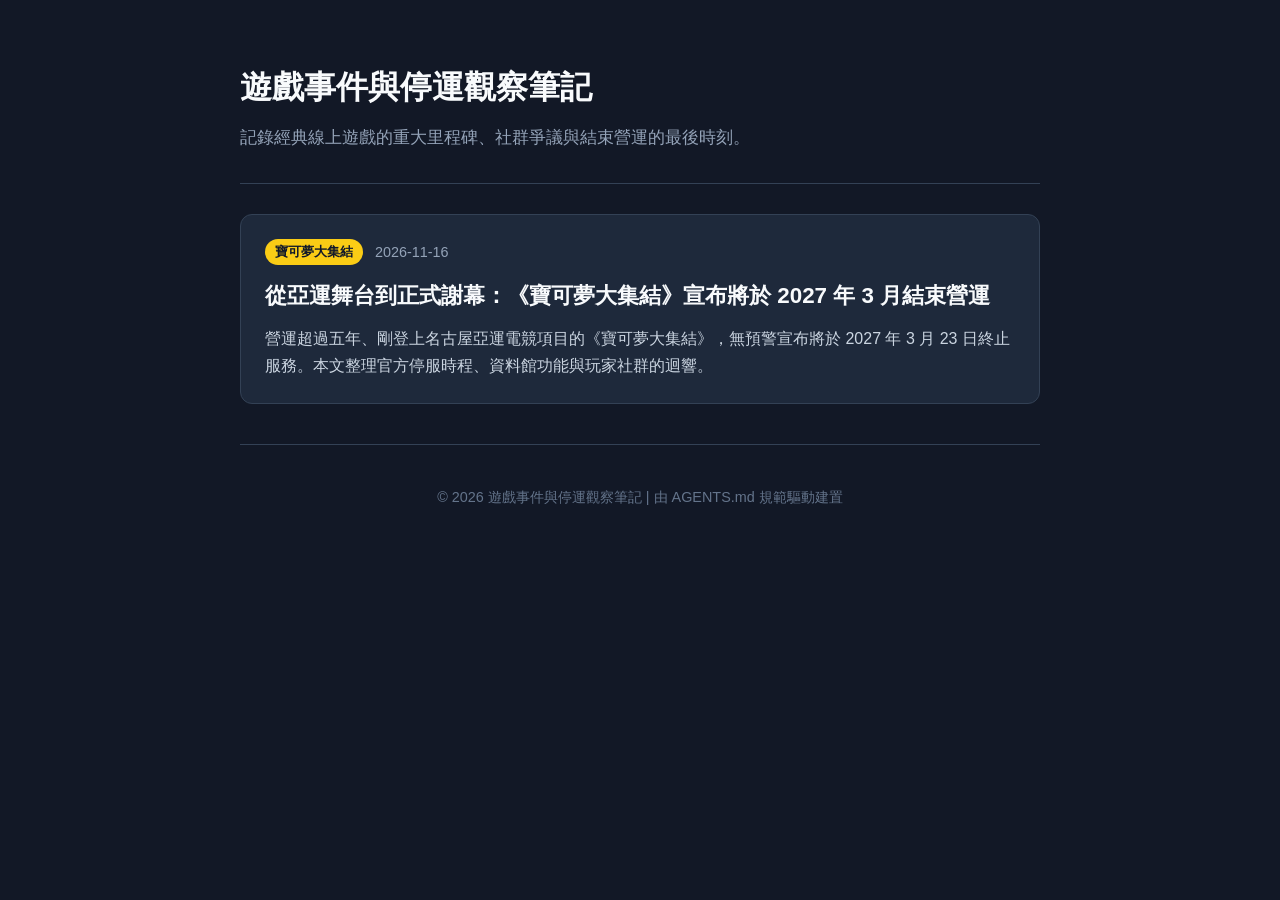
<file: index.html>
<!DOCTYPE html>
<html lang="zh-Hant">
<head>
  <meta charset="UTF-8">
  <meta name="viewport" content="width=device-width, initial-scale=1.0">
  <title>遊戲事件與停運觀察筆記</title>
  <link rel="stylesheet" href="style.css">
</head>
<body>
  <div class="container">
    <header>
      <h1>遊戲事件與停運觀察筆記</h1>
      <p>記錄經典線上遊戲的重大里程碑、社群爭議與結束營運的最後時刻。</p>
    </header>

    <main id="article-list">
      <article class="article-card">
        <div class="meta">
          <span class="tag">寶可夢大集結</span>
          <span>2026-11-16</span>
        </div>
        <h2>
          <a href="articles/pokemon-unite-eos.html">從亞運舞台到正式謝幕：《寶可夢大集結》宣布將於 2027 年 3 月結束營運</a>
        </h2>
        <p>營運超過五年、剛登上名古屋亞運電競項目的《寶可夢大集結》，無預警宣布將於 2027 年 3 月 23 日終止服務。本文整理官方停服時程、資料館功能與玩家社群的迴響。</p>
      </article>
    </main>

    <footer>
      <p>© 2026 遊戲事件與停運觀察筆記 | 由 AGENTS.md 規範驅動建置</p>
    </footer>
  </div>
</body>
</html>
</file>
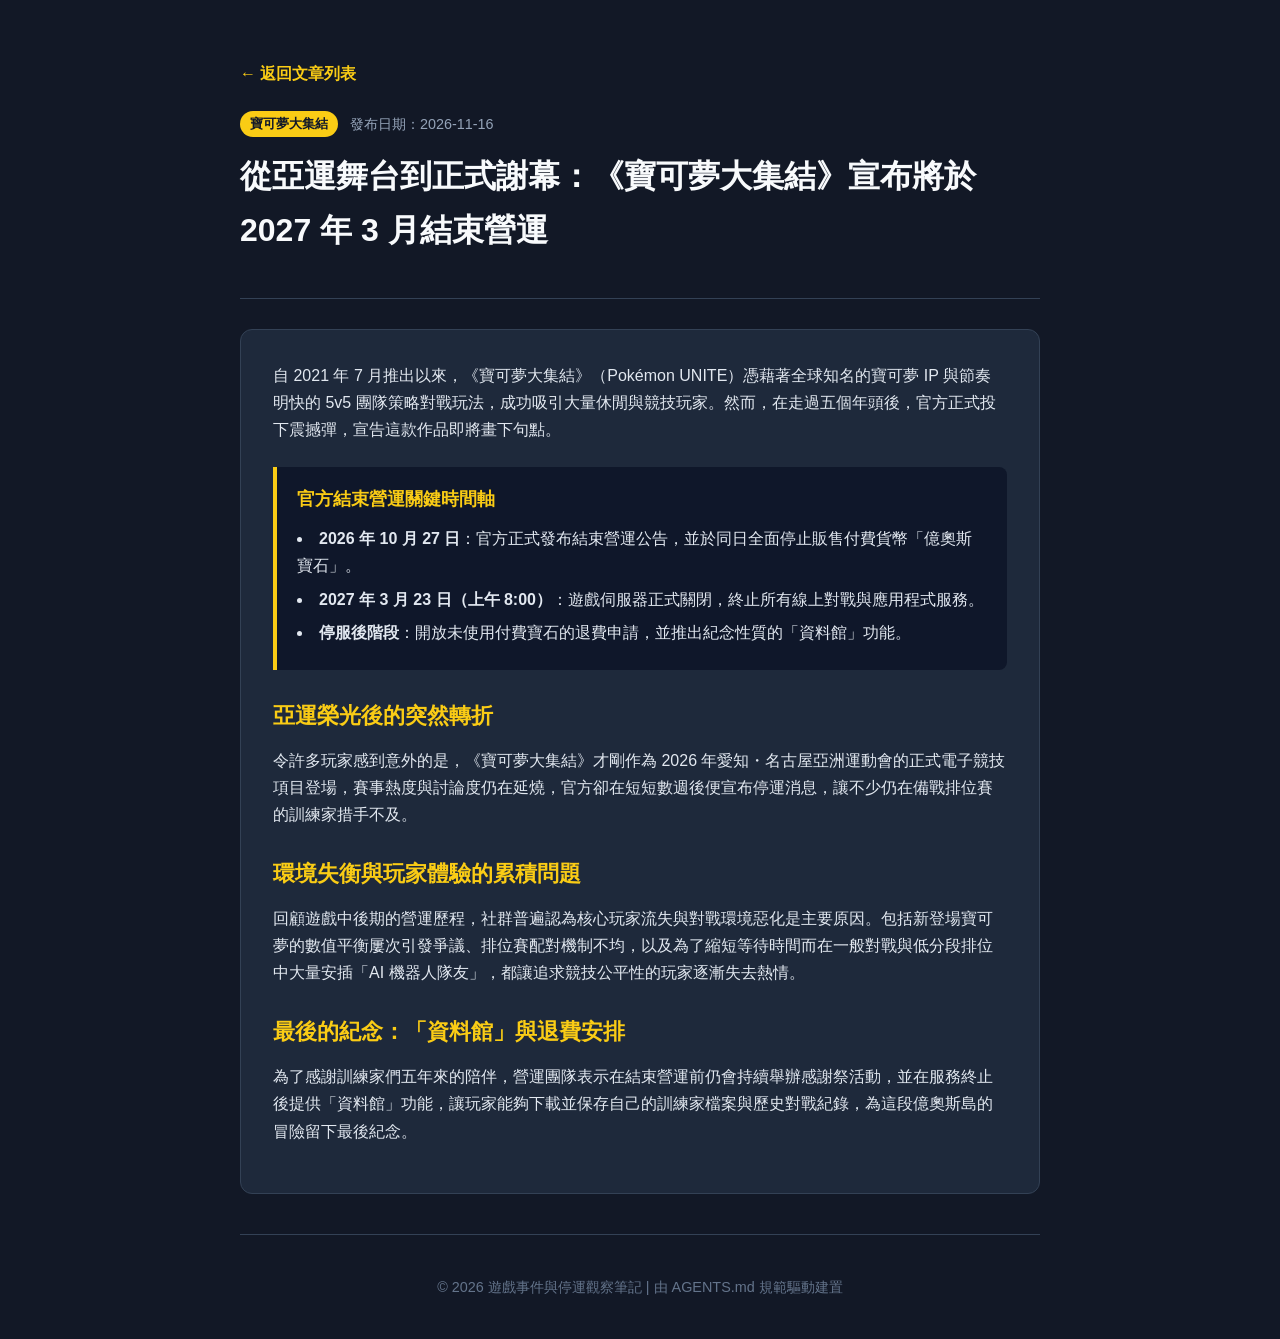
<file: articles/pokemon-unite-eos.html>
<!DOCTYPE html>
<html lang="zh-Hant">
<head>
  <meta charset="UTF-8">
  <meta name="viewport" content="width=device-width, initial-scale=1.0">
  <title>從亞運舞台到正式謝幕：《寶可夢大集結》結束營運紀錄</title>
  <link rel="stylesheet" href="../style.css">
</head>
<body>
  <div class="container">
    <header>
      <a href="../index.html" class="nav-back">← 返回文章列表</a>
      <div class="meta">
        <span class="tag">寶可夢大集結</span>
        <span>發布日期：2026-11-16</span>
      </div>
      <h1>從亞運舞台到正式謝幕：《寶可夢大集結》宣布將於 2027 年 3 月結束營運</h1>
    </header>

    <article class="article-content">
      <p>自 2021 年 7 月推出以來，《寶可夢大集結》（Pokémon UNITE）憑藉著全球知名的寶可夢 IP 與節奏明快的 5v5 團隊策略對戰玩法，成功吸引大量休閒與競技玩家。然而，在走過五個年頭後，官方正式投下震撼彈，宣告這款作品即將畫下句點。</p>

      <div class="timeline-box">
        <h3>官方結束營運關鍵時間軸</h3>
        <ul>
          <li><strong>2026 年 10 月 27 日</strong>：官方正式發布結束營運公告，並於同日全面停止販售付費貨幣「億奧斯寶石」。</li>
          <li><strong>2027 年 3 月 23 日（上午 8:00）</strong>：遊戲伺服器正式關閉，終止所有線上對戰與應用程式服務。</li>
          <li><strong>停服後階段</strong>：開放未使用付費寶石的退費申請，並推出紀念性質的「資料館」功能。</li>
        </ul>
      </div>

      <h2>亞運榮光後的突然轉折</h2>
      <p>令許多玩家感到意外的是，《寶可夢大集結》才剛作為 2026 年愛知・名古屋亞洲運動會的正式電子競技項目登場，賽事熱度與討論度仍在延燒，官方卻在短短數週後便宣布停運消息，讓不少仍在備戰排位賽的訓練家措手不及。</p>

      <h2>環境失衡與玩家體驗的累積問題</h2>
      <p>回顧遊戲中後期的營運歷程，社群普遍認為核心玩家流失與對戰環境惡化是主要原因。包括新登場寶可夢的數值平衡屢次引發爭議、排位賽配對機制不均，以及為了縮短等待時間而在一般對戰與低分段排位中大量安插「AI 機器人隊友」，都讓追求競技公平性的玩家逐漸失去熱情。</p>

      <h2>最後的紀念：「資料館」與退費安排</h2>
      <p>為了感謝訓練家們五年來的陪伴，營運團隊表示在結束營運前仍會持續舉辦感謝祭活動，並在服務終止後提供「資料館」功能，讓玩家能夠下載並保存自己的訓練家檔案與歷史對戰紀錄，為這段億奧斯島的冒險留下最後紀念。</p>
    </article>

    <footer>
      <p>© 2026 遊戲事件與停運觀察筆記 | 由 AGENTS.md 規範驅動建置</p>
    </footer>
  </div>
</body>
</html>
</file>
<file: style.css>
* {
  box-sizing: border-box;
  margin: 0;
  padding: 0;
}

body {
  background-color: #121826;
  color: #f8fafc;
  font-family: -apple-system, BlinkMacSystemFont, "Segoe UI", Roboto, "Helvetica Neue", Arial, "Noto Sans TC", sans-serif;
  line-height: 1.7;
  padding: 20px;
}

.container {
  max-width: 800px;
  margin: 0 auto;
}

header {
  padding: 40px 0 30px;
  border-bottom: 1px solid #334155;
  margin-bottom: 30px;
}

header h1 {
  font-size: 2rem;
  color: #f8fafc;
  margin-bottom: 10px;
}

header p {
  color: #94a3b8;
  font-size: 1.05rem;
}

.article-card {
  background-color: #1e293b;
  border-radius: 12px;
  padding: 24px;
  margin-bottom: 20px;
  border: 1px solid #334155;
  transition: transform 0.2s ease, border-color 0.2s ease;
}

.article-card:hover {
  transform: translateY(-3px);
  border-color: #facc15;
}

.meta {
  display: flex;
  align-items: center;
  gap: 12px;
  margin-bottom: 12px;
  font-size: 0.9rem;
  color: #94a3b8;
}

.tag {
  background-color: #facc15;
  color: #0f172a;
  font-weight: 700;
  padding: 2px 10px;
  border-radius: 999px;
  font-size: 0.8rem;
}

.article-card h2 {
  font-size: 1.4rem;
  margin-bottom: 10px;
}

.article-card h2 a {
  color: #f8fafc;
  text-decoration: none;
}

.article-card h2 a:hover {
  color: #facc15;
}

.article-card p {
  color: #cbd5e1;
}

/* 內頁樣式 */
.nav-back {
  display: inline-block;
  color: #facc15;
  text-decoration: none;
  font-weight: 600;
  margin-bottom: 24px;
}

.nav-back:hover {
  text-decoration: underline;
}

.article-content {
  background-color: #1e293b;
  border-radius: 12px;
  padding: 32px;
  border: 1px solid #334155;
}

.article-content h1 {
  font-size: 1.85rem;
  margin-bottom: 16px;
  line-height: 1.4;
}

.timeline-box {
  background-color: #0f172a;
  border-left: 4px solid #facc15;
  padding: 18px 20px;
  margin: 24px 0;
  border-radius: 0 8px 8px 0;
}

.timeline-box h3 {
  color: #facc15;
  margin-bottom: 10px;
  font-size: 1.1rem;
}

.timeline-box ul {
  list-style-position: inside;
  color: #e2e8f0;
}

.timeline-box li {
  margin-bottom: 6px;
}

.article-content h2 {
  font-size: 1.35rem;
  color: #facc15;
  margin: 28px 0 12px;
}

.article-content p {
  margin-bottom: 16px;
  color: #e2e8f0;
}

footer {
  text-align: center;
  padding: 40px 0 20px;
  color: #64748b;
  font-size: 0.9rem;
  border-top: 1px solid #334155;
  margin-top: 40px;
}
</file>
